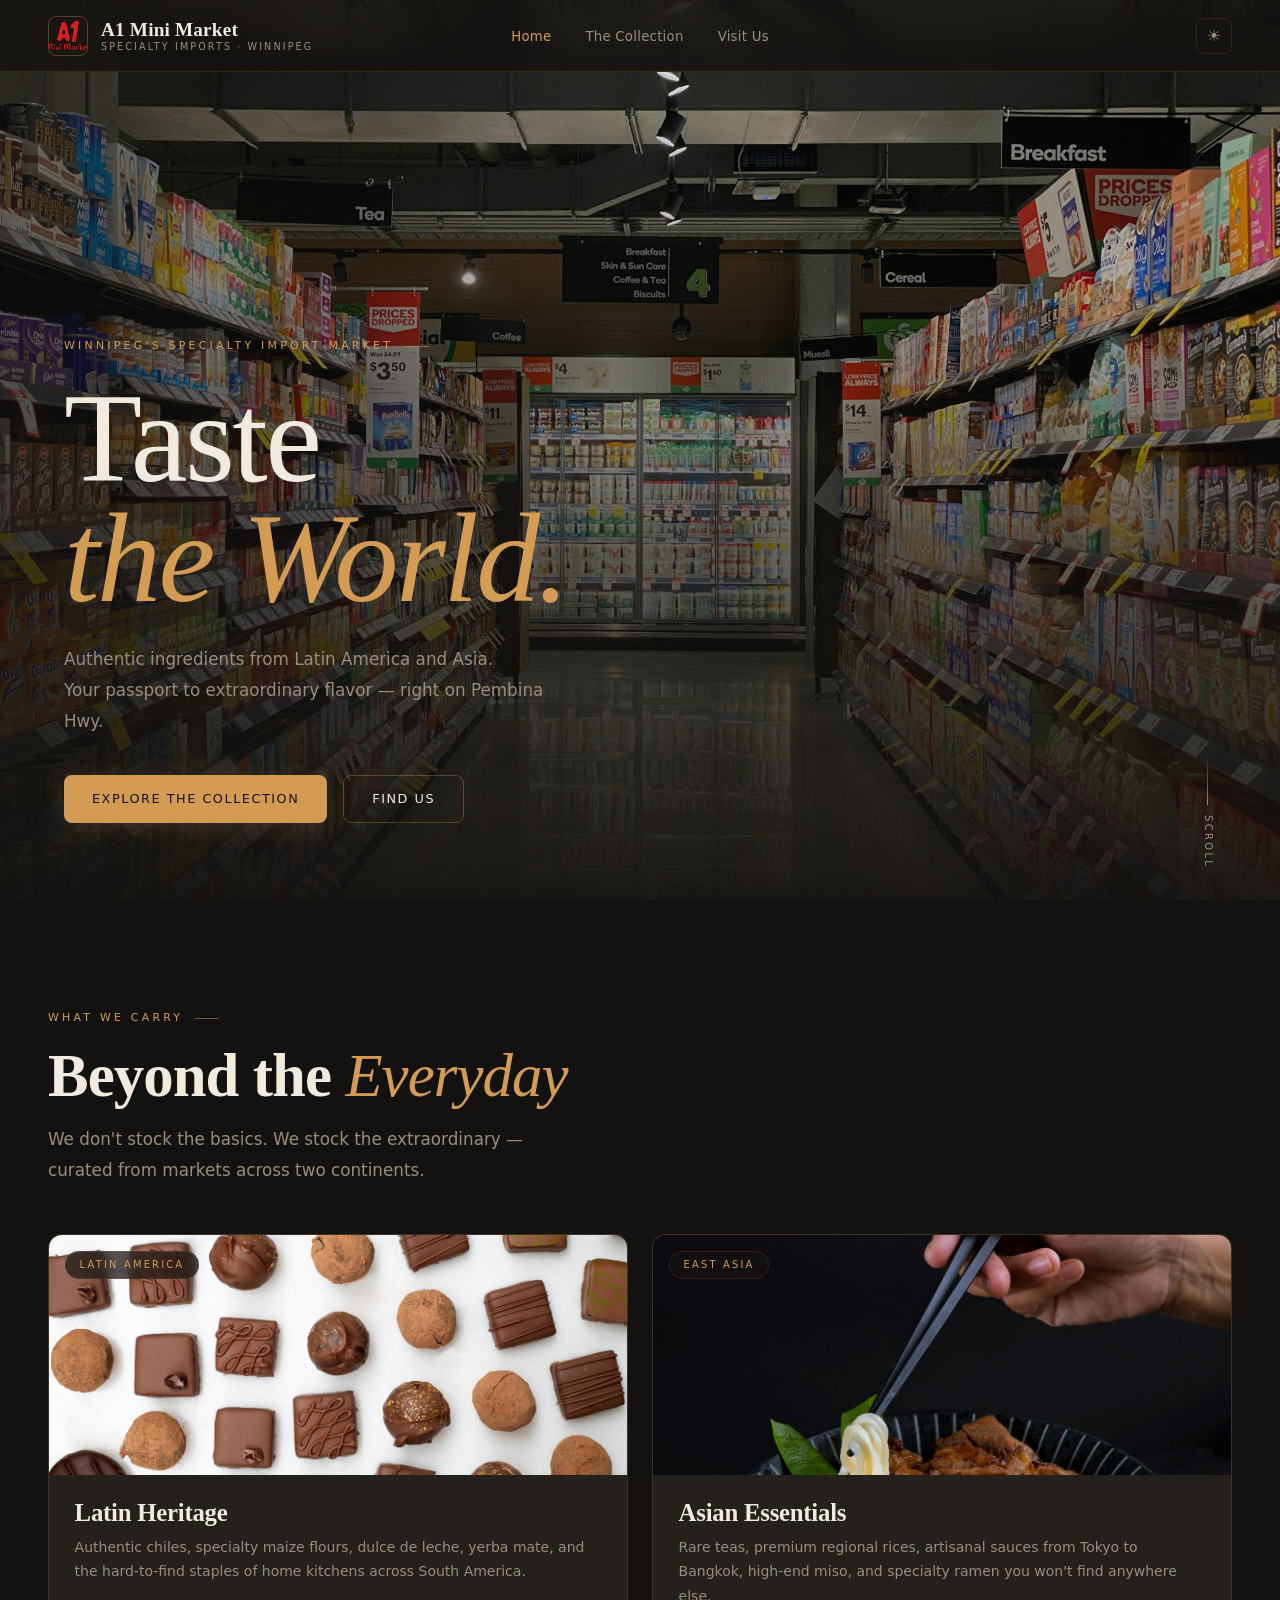
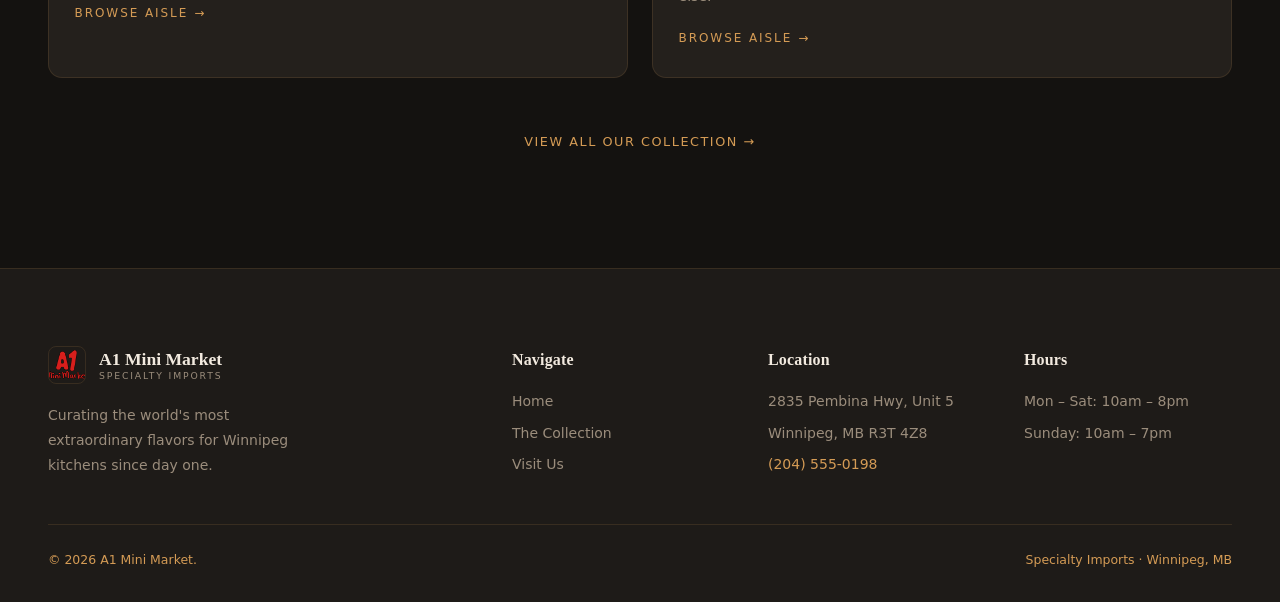
<file: index.html>
<!-- Home Page structure and metadata -->
<!doctype html>
<html lang="en">

<head>
  <meta charset="UTF-8" />
  <meta name="viewport" content="width=device-width, initial-scale=1.0" />
  <title>home page</title>
  <link rel="stylesheet" href="styles/main.css" />
  <!-- Styling for hero layout and home page custom components -->
  <style>
    .hero {
      position: relative;
      min-height: 100svh;
      display: flex;
      align-items: flex-end;
      padding-top: var(--nav-h);
      overflow: hidden;
    }

    .hero-bg {
      position: absolute;
      inset: 0;
      z-index: 0;
    }

    .hero-bg img {
      width: 100%;
      height: 100%;
      object-fit: cover;
      object-position: center 30%;
      transform: scale(1.04);
      animation: hero-zoom 12s ease-out forwards;
    }

    @keyframes hero-zoom {
      from {
        transform: scale(1.04);
      }

      to {
        transform: scale(1);
      }
    }

    .hero-overlay {
      position: absolute;
      inset: 0;
      background: linear-gradient(to top,
          rgba(var(--bg-rgb), 0.97) 0%,
          rgba(var(--bg-rgb), 0.65) 40%,
          rgba(var(--bg-rgb), 0.25) 70%,
          rgba(var(--bg-rgb), 0.1) 100%);
    }

    .hero-side-grad {
      position: absolute;
      inset: 0;
      background: linear-gradient(to right,
          rgba(var(--bg-rgb), 0.55) 0%,
          transparent 50%);
    }

    .hero-content {
      position: relative;
      z-index: 2;
      padding: 0 clamp(1.5rem, 5vw, 5rem) clamp(3rem, 6vw, 6rem);
      max-width: 1320px;
      width: 100%;
      margin: 0 auto;
      animation: fade-up 1s var(--ease) 0.1s both;
    }

    @keyframes fade-up {
      from {
        opacity: 0;
        transform: translateY(40px);
      }

      to {
        opacity: 1;
        transform: translateY(0);
      }
    }

    .hero-eyebrow {
      margin-bottom: 1.4rem;
      animation: fade-up 0.9s var(--ease) 0.2s both;
    }

    .hero-title {
      font-family: var(--ff-d);
      font-size: clamp(3.5rem, 10vw, 8.5rem);
      font-weight: 300;
      line-height: 0.94;
      letter-spacing: -0.02em;
      color: var(--text);
      animation: fade-up 0.9s var(--ease) 0.35s both;
    }

    .hero-title strong {
      font-weight: 700;
      display: block;
    }

    .hero-title em {
      font-style: italic;
      color: var(--gold);
      font-weight: 300;
    }

    .hero-sub {
      margin-top: 1.6rem;
      max-width: 500px;
      animation: fade-up 0.9s var(--ease) 0.5s both;
    }

    .hero-ctas {
      margin-top: 2.4rem;
      display: flex;
      flex-wrap: wrap;
      gap: 1rem;
      animation: fade-up 0.9s var(--ease) 0.65s both;
    }

    .hero-scroll {
      position: absolute;
      bottom: 2rem;
      right: clamp(1.5rem, 5vw, 5rem);
      z-index: 2;
      display: flex;
      align-items: center;
      gap: 10px;
      font-size: 0.62rem;
      letter-spacing: 0.24em;
      text-transform: uppercase;
      color: var(--text-dim);
      writing-mode: vertical-rl;
      animation: fade-up 1s var(--ease) 0.9s both;
    }

    .hero-scroll::before {
      content: "";
      display: block;
      width: 1px;
      height: 50px;
      background: linear-gradient(to bottom, transparent, var(--text-dim));
      animation: line-grow 1s var(--ease) 1.1s both;
      transform-origin: top;
    }

    @keyframes line-grow {
      from {
        transform: scaleY(0);
        opacity: 0;
      }

      to {
        transform: scaleY(1);
        opacity: 1;
      }
    }

    .btn {
      display: inline-flex;
      align-items: center;
      gap: 8px;
      padding: 0.75rem 1.75rem;
      border-radius: 8px;
      font-family: var(--ff-b);
      font-size: 0.8rem;
      font-weight: 500;
      letter-spacing: 0.12em;
      text-transform: uppercase;
      text-decoration: none;
      border: none;
      cursor: pointer;
      transition:
        background 0.25s var(--ease),
        color 0.25s,
        box-shadow 0.25s,
        transform 0.2s var(--ease);
    }

    .btn:hover {
      transform: translateY(-2px);
    }

    .btn:active {
      transform: translateY(0);
    }

    /* Gold — primary CTA */
    .btn-gold {
      background: var(--gold);
      color: var(--gold-text);
      box-shadow: 0 4px 24px var(--gold-glow);
    }

    .btn-gold:hover {
      background: var(--gold-lt);
      box-shadow: 0 8px 32px var(--gold-glow);
    }

    /* Outline — secondary CTA */
    .btn-outline {
      background: transparent;
      color: var(--text);
      border: 1px solid var(--border-h);
    }

    .btn-outline:hover {
      background: var(--surface);
      border-color: var(--gold);
      color: var(--gold);
    }

    /* Ghost — tertiary/inline */
    .btn-ghost {
      background: transparent;
      color: var(--gold);
      border: 1px solid transparent;
    }

    .btn-ghost:hover {
      background: var(--surface);
      border-color: var(--border);
    }

    .cards-grid {
      display: grid;
      grid-template-columns: repeat(auto-fit, minmax(300px, 1fr));
      gap: 1.5rem;
    }

    .dept-card {
      border-radius: 14px;
      overflow: hidden;
      background: var(--surface);
      border: 1px solid var(--border);
      transition:
        transform 0.4s var(--ease),
        border-color 0.25s,
        box-shadow 0.4s;
    }

    .dept-card:hover {
      transform: translateY(-8px);
      border-color: var(--border-h);
      box-shadow:
        0 28px 60px rgba(0, 0, 0, 0.5),
        0 0 0 1px var(--border-h);
    }

    .dept-card-img {
      height: 240px;
      overflow: hidden;
      position: relative;
      background: var(--bg3);
    }

    .dept-card-img img {
      width: 100%;
      height: 100%;
      object-fit: cover;
      transition: transform 0.7s var(--ease);
    }

    .dept-card:hover .dept-card-img img {
      transform: scale(1.08);
    }

    .dept-card:hover .dept-card-img-overlay {
      opacity: 0.7;
    }

    .dept-card-badge {
      position: absolute;
      top: 1rem;
      left: 1rem;
      background: rgba(var(--bg-rgb), 0.7);
      backdrop-filter: blur(8px);
      border: 1px solid var(--border);
      border-radius: 100px;
      padding: 0.3rem 0.85rem;
      font-size: 0.62rem;
      letter-spacing: 0.22em;
      text-transform: uppercase;
      color: var(--gold);
      font-weight: 500;
    }

    .dept-card-body {
      padding: 1.5rem 1.6rem 1.8rem;
    }

    .dept-card-body h3 {
      font-family: var(--ff-d);
      font-size: 1.55rem;
      font-weight: 600;
      line-height: 1.1;
      color: var(--text);
      margin-bottom: 0.55rem;
      letter-spacing: -0.01em;
    }

    .dept-card-body p {
      font-size: 0.875rem;
      color: var(--text-dim);
      line-height: 1.75;
    }

    .dept-card-link {
      display: flex;
      align-items: center;
      gap: 6px;
      margin-top: 1.2rem;
      font-size: 0.75rem;
      letter-spacing: 0.16em;
      text-transform: uppercase;
      color: var(--gold);
      font-weight: 500;
      transition: gap 0.2s;
    }

    .dept-card:hover .dept-card-link {
      gap: 10px;
    }

    .dept-card-link::after {
      content: "\2192";
    }

    .feature {
      display: grid;
      grid-template-columns: 1fr 1fr;
      gap: 0;
      align-items: stretch;
      border-top: 1px solid var(--border);
    }

    .feature.flip {
      direction: rtl;
    }

    .feature.flip>* {
      direction: ltr;
    }

    .feature-media {
      position: relative;
      overflow: hidden;
      min-height: 460px;
    }

    .feature-media img {
      position: absolute;
      inset: 0;
      width: 100%;
      height: 100%;
      object-fit: cover;
      transition: transform 0.8s var(--ease);
    }

    .feature:hover .feature-media img {
      transform: scale(1.04);
    }

    .feature-media-overlay {
      position: absolute;
      inset: 0;
      background: rgba(var(--bg-rgb), 0.32);
    }

    .feature-body {
      padding: clamp(2.5rem, 5vw, 5rem) clamp(2rem, 4vw, 4rem);
      display: flex;
      flex-direction: column;
      justify-content: center;
      background: var(--surface);
    }

    .feature-body .eyebrow {
      margin-bottom: 1.2rem;
    }

    .feature-body .section-title {
      max-width: 480px;
    }

    .feature-body p {
      margin-top: 1.2rem;
      max-width: 400px;
    }

    .feature-body .btn {
      margin-top: 2rem;
      align-self: flex-start;
    }
  </style>
  <script>
    if (localStorage.getItem('theme') === 'light') {
      document.documentElement.setAttribute('data-theme', 'light');
    }
  </script>
</head>

<body>
<!-- Site header and navigation -->
  <header>
    <nav class="nav" role="navigation" aria-label="Main navigation">
      <div class="nav-inner">
        <a href="index.html" class="logo" aria-label="A1 Mini Market — Home">
          <div class="logo-mark">
            <img src="images/A1-logo.jpg" alt="A1 Mini Market logo" />
          </div>
          <div class="logo-text">
            A1 Mini Market
            <small>Specialty Imports &#183; Winnipeg</small>
          </div>
        </a>

        <ul class="nav-links" role="list">
          <li><a href="index.html" class="active">Home</a></li>
          <li><a href="departments.html">The Collection</a></li>
          <li><a href="contact.html">Visit Us</a></li>
        </ul>

        <div class="nav-actions">
          <button class="icon-btn theme-toggle" id="theme-btn" aria-label="Toggle light/dark mode">
            &#9728;&#65039;
          </button>
          <button class="icon-btn hamburger" id="menu-btn" aria-label="Open menu" aria-expanded="false">
            &#9776;
          </button>
        </div>
      </div>
    </nav>

    <!-- Mobile sidebar menu -->
    <div class="mobile-menu" id="mobile-menu" role="dialog" aria-label="Mobile navigation">
      <button class="close-btn" id="close-menu" aria-label="Close menu">
        &#10005;
      </button>
      <a href="index.html" class="active">Home</a>
      <a href="departments.html">The Collection</a>
      <a href="contact.html">Visit Us</a>
    </div>
  </header>
  
  <!-- Main content area -->
  <main>
    <!-- Hero showcase section -->
    <section class="hero" aria-labelledby="hero-title">
      <div class="hero-bg" aria-hidden="true">
        <img src="images/hero-storefront.jpg" alt="" />
        <div class="hero-overlay"></div>
        <div class="hero-side-grad"></div>
      </div>

      <div class="hero-content">
        <div class="eyebrow hero-eyebrow left">
          Winnipeg's Specialty Import Market
        </div>
        <h1 class="hero-title" id="hero-title">
          Taste<br />
          <em>the World.</em>
        </h1>
        <p class="hero-sub body-lg">
          Authentic ingredients from Latin America and Asia.<br />
          Your passport to extraordinary flavor — right on Pembina Hwy.
        </p>
        <div class="hero-ctas">
          <a href="departments.html" class="btn btn-gold">Explore the Collection</a>
          <a href="contact.html" class="btn btn-outline">Find Us</a>
        </div>
      </div>

      <div class="hero-scroll" aria-hidden="true">
        <p>Scroll</p>
      </div>
    </section>
    
    <!-- Aisles teaser section -->
    <section class="section">
      <div class="section-inner">
        <div class="reveal">
          <div class="eyebrow left" style="margin-bottom: 1rem">
            What We Carry
          </div>
          <h2 class="section-title">Beyond the <em>Everyday</em></h2>
          <p class="body-lg" style="margin-top: 1rem; max-width: 500px">
            We don't stock the basics. We stock the extraordinary — curated
            from markets across two continents.
          </p>
        </div>

        <div class="cards-grid" style="margin-top: 3rem">
          <div class="dept-card reveal reveal-d1">
            <div class="dept-card-img">
              <img src="images/latin-ingredients.jpg" alt="Latin American specialty ingredients" />
              <div class="dept-card-img-overlay"></div>
              <div class="dept-card-badge">Latin America</div>
            </div>
            <div class="dept-card-body">
              <h3>Latin Heritage</h3>
              <p>
                Authentic chiles, specialty maize flours, dulce de leche,
                yerba mate, and the hard-to-find staples of home kitchens
                across South America.
              </p>
              <span class="dept-card-link">Browse aisle</span>
            </div>
          </div>

          <div class="dept-card reveal reveal-d2">
            <div class="dept-card-img">
              <img src="images/asian-ingredients.jpg" alt="Asian specialty ingredients and sauces" />
              <div class="dept-card-img-overlay"></div>
              <div class="dept-card-badge">East Asia</div>
            </div>
            <div class="dept-card-body">
              <h3>Asian Essentials</h3>
              <p>
                Rare teas, premium regional rices, artisanal sauces from Tokyo
                to Bangkok, high-end miso, and specialty ramen you won't find
                anywhere else.
              </p>
              <span class="dept-card-link">Browse aisle</span>
            </div>
          </div>
        </div>

        <div style="margin-top: 2.5rem; text-align: center" class="reveal">
          <a href="departments.html" class="btn btn-ghost">View All our collection &#8594;</a>
        </div>
      </div>
    </section>
  </main>
  <!-- Site footer with branding, hours, location, and navigation links -->
  <footer>
    <div class="footer-grid">
      <div class="footer-brand">
        <div class="footer-logo">
          <div class="footer-logo-mark">
            <img src="images/A1-logo.jpg" alt="A1 Mini Market" />
          </div>
          <div class="footer-logo-text">
            A1 Mini Market
            <small>Specialty Imports</small>
          </div>
        </div>
        <p>
          Curating the world's most extraordinary flavors for Winnipeg
          kitchens since day one.
        </p>
      </div>

      <nav class="footer-col" aria-label="Footer navigation">
        <h4>Navigate</h4>
        <ul>
          <li><a href="index.html">Home</a></li>
          <li><a href="departments.html">The Collection</a></li>
          <li><a href="contact.html">Visit Us</a></li>
        </ul>
      </nav>

      <div class="footer-col">
        <h4>Location</h4>
        <address>
          <ul>
            <li>2835 Pembina Hwy, Unit 5</li>
            <li>Winnipeg, MB R3T 4Z8</li>
            <li>
              <a href="tel:2045550198" style="color: var(--gold)">(204) 555-0198</a>
            </li>
          </ul>
        </address>
      </div>

      <div class="footer-col">
        <h4>Hours</h4>
        <ul>
          <li>Mon &#8211; Sat: 10am &#8211; 8pm</li>
          <li>Sunday: 10am &#8211; 7pm</li>
        </ul>
      </div>
    </div>
    <hr class="footer-divider" />
    <div class="footer-bottom">
      <span>&#169; 2026 A1 Mini Market.</span>
      <span>Specialty Imports &#183; Winnipeg, MB</span>
    </div>
  </footer>

  <!-- Core JavaScript files for interactions -->
  <script src="script/script.js"></script>
</body>

</html>
</file>
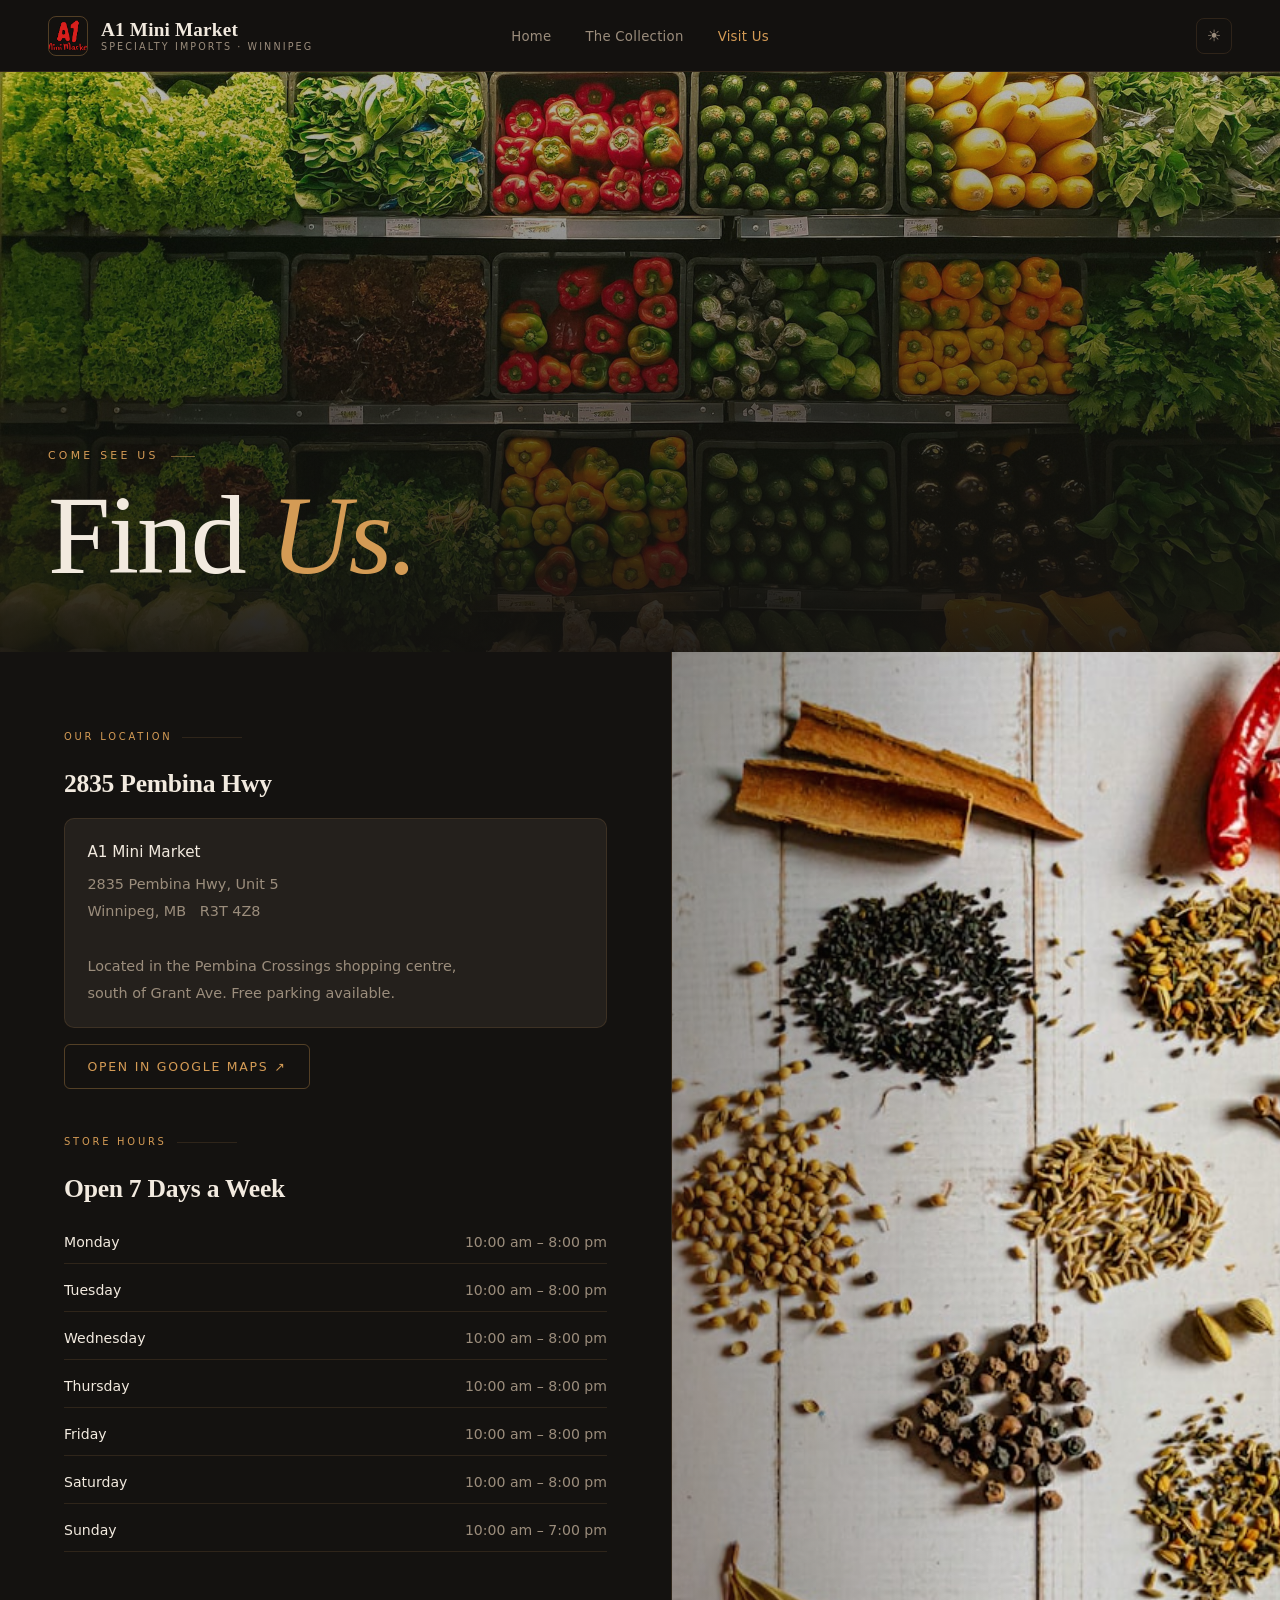
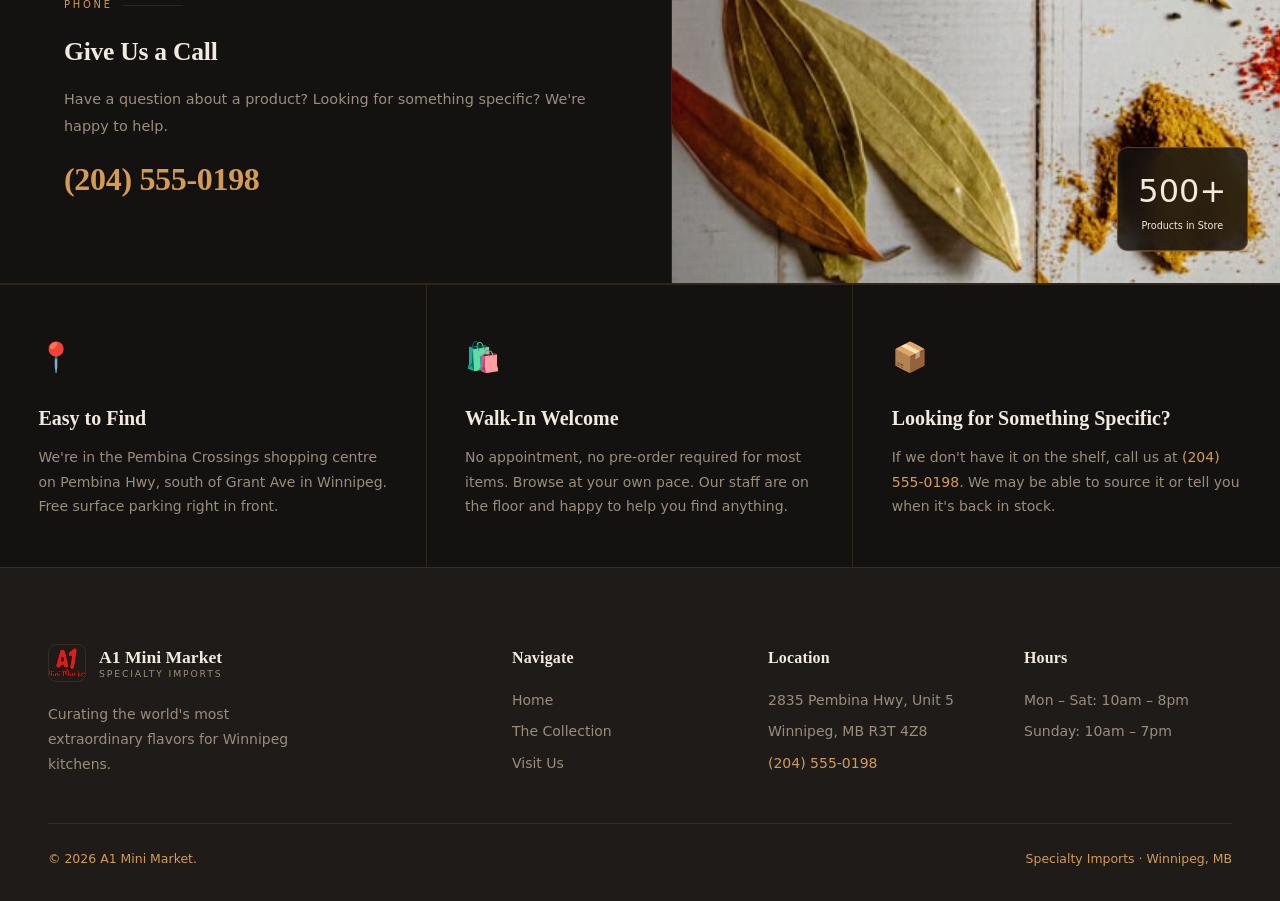
<file: contact.html>
<!-- Contact Page displaying store location, map link, hours, and contact details -->
<!doctype html>
<html lang="en">
  <head>
    <meta charset="UTF-8" />
    <meta name="viewport" content="width=device-width, initial-scale=1.0" />
    <title>A1 Mini Market | Visit Us — Winnipeg</title>
    <meta
      name="description"
      content="Find A1 Mini Market at 2835 Pembina Hwy, Unit 5, Winnipeg MB. Open Mon–Sat 10am–8pm and Sunday 10am–7pm. Call (204) 555-0198." />
    <link rel="stylesheet" href="styles/main.css" />
    <!-- Page specific styling overrides -->
    <style>
      /* Page-specific */
      .visit-hero {
        position: relative;
        overflow: hidden;
        height: clamp(380px, 50vw, 580px);
        margin-top: var(--nav-h);
      }
      .visit-hero img {
        width: 100%;
        height: 100%;
        object-fit: cover;
        object-position: center 45%;
        animation: hero-zoom 14s ease-out forwards;
      }
      .visit-hero-overlay {
        position: absolute;
        inset: 0;
        background: linear-gradient(
          to bottom,
          rgba(var(--bg-rgb), 0.25) 0%,
          rgba(var(--bg-rgb), 0.55) 50%,
          rgba(var(--bg-rgb), 0.93) 100%
        );
        display: flex;
        align-items: flex-end;
        padding: 0 clamp(1.25rem, 4vw, 3rem) clamp(3rem, 5vw, 5rem);
      }
      .visit-hero-text {
        max-width: 1280px;
        width: 100%;
        margin: 0 auto;
        animation: fade-up 0.9s var(--ease) 0.2s both;
      }
      .visit-hero-text .eyebrow {
        margin-bottom: 1rem;
      }
      .visit-hero-text h1 {
        font-family: var(--ff-d);
        font-size: clamp(3rem, 9vw, 7rem);
        font-weight: 300;
        line-height: 0.95;
        letter-spacing: -0.02em;
        color: var(--text);
      }
      .visit-hero-text h1 em {
        font-style: italic;
        color: var(--gold);
      }

      /* Main content layout */
      .visit-body {
        display: grid;
        grid-template-columns: 1.05fr 0.95fr;
        gap: 0;
        border-bottom: 1px solid var(--border);
      }
      .visit-info {
        padding: clamp(3rem, 6vw, 5rem) clamp(2rem, 5vw, 4.5rem);
        border-right: 1px solid var(--border);
      }
      .visit-photo {
        position: relative;
        overflow: hidden;
        min-height: 500px;
      }
      .visit-photo img {
        position: absolute;
        inset: 0;
        width: 100%;
        height: 100%;
        object-fit: cover;
        transition: transform 0.8s var(--ease);
      }
      .visit-photo:hover img {
        transform: scale(1.04);
      }
      .visit-photo-overlay {
        position: absolute;
        inset: 0;
        background: linear-gradient(
          to right,
          rgba(var(--bg-rgb), 0.35) 0%,
          transparent 60%
        );
      }
      .visit-photo-badge {
        position: absolute;
        bottom: 2rem;
        right: 2rem;
        background: rgba(var(--bg-rgb), 0.82);
        backdrop-filter: blur(12px);
        border: 1px solid var(--border-h);
        border-radius: 10px;
        padding: 1rem 1.3rem;
        text-align: center;
      }
      .visit-photo-badge .stat-number {
        font-size: 2rem;
      }
      .visit-photo-badge .stat-label {
        font-size: 0.6rem;
      }

      /* Info sections */
      .info-section {
        margin-bottom: 2.8rem;
      }
      .info-section:last-child {
        margin-bottom: 0;
      }
      .info-section-label {
        font-size: 0.62rem;
        letter-spacing: 0.28em;
        text-transform: uppercase;
        color: var(--gold);
        font-weight: 500;
        margin-bottom: 1rem;
        display: flex;
        align-items: center;
        gap: 10px;
      }
      .info-section-label::after {
        content: "";
        display: block;
        flex: 1;
        height: 1px;
        background: var(--border);
        max-width: 60px;
      }
      .info-section h2 {
        font-family: var(--ff-d);
        font-size: 1.6rem;
        font-weight: 600;
        color: var(--text);
        margin-bottom: 0.8rem;
        letter-spacing: -0.01em;
      }
      .info-section p {
        font-size: 0.9rem;
        color: var(--text-dim);
        line-height: 1.85;
      }
      .info-section a {
        color: var(--gold);
        transition: opacity 0.2s;
      }
      .info-section a:hover {
        opacity: 0.75;
      }
      .info-section strong {
        color: var(--text);
        font-weight: 500;
      }

      .address-block {
        background: var(--surface);
        border: 1px solid var(--border);
        border-radius: 10px;
        padding: 1.2rem 1.4rem;
        font-size: 0.9rem;
        color: var(--text-dim);
        line-height: 1.9;
        margin-top: 0.8rem;
      }
      .address-block strong {
        display: block;
        color: var(--text);
        font-size: 0.95rem;
        margin-bottom: 0.25rem;
      }

      .map-link-btn {
        display: inline-flex;
        align-items: center;
        gap: 8px;
        margin-top: 1rem;
        padding: 0.68rem 1.4rem;
        border-radius: 6px;
        border: 1px solid var(--border-h);
        font-size: 0.78rem;
        letter-spacing: 0.14em;
        text-transform: uppercase;
        color: var(--gold);
        font-weight: 500;
        transition:
          background 0.2s,
          border-color 0.2s;
      }
      .map-link-btn:hover {
        background: var(--border);
        border-color: var(--gold);
      }

      .phone-display {
        display: flex;
        align-items: center;
        gap: 1rem;
        margin-top: 0.8rem;
      }
      .phone-display a {
        font-family: var(--ff-d);
        font-size: 2rem;
        font-weight: 600;
        color: var(--gold);
        letter-spacing: -0.01em;
        transition: opacity 0.2s;
      }
      .phone-display a:hover {
        opacity: 0.75;
      }

      /* Hours with today highlight */
      .hours-grid {
        display: grid;
        grid-template-columns: 1fr 1fr;
        gap: 0.4rem 0;
        margin-top: 0.8rem;
      }
      .hours-row {
        display: contents;
      }
      .hours-day,
      .hours-time {
        padding: 0.52rem 0;
        font-size: 0.88rem;
        border-bottom: 1px solid var(--border);
      }
      .hours-day {
        color: var(--text);
        font-weight: 500;
      }
      .hours-time {
        color: var(--text-dim);
        text-align: right;
      }
      .hours-row.today .hours-day,
      .hours-row.today .hours-time {
        color: var(--gold);
      }
      .hours-row.today .hours-day::after {
        content: " ← Today";
        font-size: 0.62rem;
        letter-spacing: 0.1em;
        text-transform: uppercase;
        color: var(--text-dim);
        font-weight: 400;
        margin-left: 6px;
      }

      /* Bottom 3 cards */
      .bottom-cards {
        display: grid;
        grid-template-columns: repeat(3, 1fr);
        gap: 0;
        border-top: 1px solid var(--border);
      }
      .bcard {
        padding: clamp(2rem, 4vw, 3rem) clamp(1.5rem, 3vw, 2.5rem);
        border-right: 1px solid var(--border);
        transition: background 0.25s;
      }
      .bcard:last-child {
        border-right: none;
      }
      .bcard:hover {
        background: var(--surface);
      }
      .bcard-icon {
        font-size: 1.8rem;
        margin-bottom: 1.2rem;
        display: block;
      }
      .bcard h3 {
        font-family: var(--ff-d);
        font-size: 1.25rem;
        font-weight: 600;
        color: var(--text);
        margin-bottom: 0.6rem;
      }
      .bcard p {
        font-size: 0.875rem;
        color: var(--text-dim);
        line-height: 1.75;
      }
      .bcard a {
        color: var(--gold);
      }

      @media (max-width: 900px) {
        .visit-body {
          grid-template-columns: 1fr;
        }
        .visit-photo {
          min-height: 300px;
        }
        .visit-info {
          border-right: none;
          border-bottom: 1px solid var(--border);
        }
        .bottom-cards {
          grid-template-columns: 1fr;
        }
        .bcard {
          border-right: none;
          border-bottom: 1px solid var(--border);
        }
        .bcard:last-child {
          border-bottom: none;
        }
        .hours-grid {
          grid-template-columns: 1fr 1fr;
        }
      }
    </style>
    <script>
      if (localStorage.getItem('theme') === 'light') {
        document.documentElement.setAttribute('data-theme', 'light');
      }
    </script>
  </head>
  <body>
<!-- Navigation header -->
    <header>
    <nav class="nav" role="navigation" aria-label="Main navigation">
      <div class="nav-inner">
        <a href="index.html" class="logo" aria-label="A1 Mini Market — Home">
          <div class="logo-mark">
            <img src="images/A1-logo.jpg" alt="A1 Mini Market logo" />
          </div>
          <div class="logo-text">
            A1 Mini Market
            <small>Specialty Imports &#183; Winnipeg</small>
          </div>
        </a>
        <ul class="nav-links" role="list">
          <li><a href="index.html">Home</a></li>
          <li><a href="departments.html">The Collection</a></li>
          <li><a href="contact.html" class="active">Visit Us</a></li>
        </ul>
        <div class="nav-actions">
          <button class="icon-btn theme-toggle" id="theme-btn" aria-label="Toggle light/dark mode">
            &#9728;&#65039;
          </button>
          <button
            class="icon-btn hamburger"
            id="menu-btn"
            aria-label="Open menu">
            &#9776;
          </button>
        </div>
      </div>
    </nav>

    <!-- Mobile menu overlay navigation -->
    <div
      class="mobile-menu"
      id="mobile-menu"
      role="dialog"
      aria-label="Mobile navigation">
      <button class="close-btn" id="close-menu" aria-label="Close menu">
        &#10005;
      </button>
      <a href="index.html">Home</a>
      <a href="departments.html">The Collection</a>
      <a href="contact.html" class="active">Visit Us</a>
    </div>
    </header>

    <!-- Main content area -->
    <main>

    <!-- Hero banner section for visit us page -->
    <section class="visit-hero" aria-labelledby="visit-hero-title">
      <img
        src="images/showcase-market.jpg"
        alt="Inside A1 Mini Market &#8212; Asian specialty aisle" />
      <div class="visit-hero-overlay">
        <div class="visit-hero-text">
          <div class="eyebrow left">Come See Us</div>
          <h1 id="visit-hero-title">Find <em>Us.</em></h1>
        </div>
      </div>
    </section>

    <!-- Detailed store info and location details -->
    <section class="visit-body">
      <!-- Info column containing address, hours, and phone -->
      <div class="visit-info reveal">
        <div class="info-section">
          <div class="info-section-label">Our Location</div>
          <h2>2835 Pembina Hwy</h2>
          <address class="address-block">
            <strong>A1 Mini Market</strong>
            2835 Pembina Hwy, Unit 5<br />
            Winnipeg, MB &nbsp; R3T 4Z8<br />
            <br />
            Located in the Pembina Crossings shopping centre,<br />south of
            Grant Ave. Free parking available.
          </address>
          <a
            class="map-link-btn"
            href="https://maps.google.com/?q=2835+Pembina+Hwy+Unit+5+Winnipeg+MB"
            target="_blank"
            rel="noopener noreferrer">
            Open in Google Maps ↗
          </a>
        </div>

        <div class="info-section">
          <div class="info-section-label">Store Hours</div>
          <h2>Open 7 Days a Week</h2>
          <div class="hours-grid" role="table" aria-label="Store hours">
            <div class="hours-row" role="row">
              <span class="hours-day" role="cell">Monday</span>
              <span class="hours-time" role="cell"
                >10:00 am &#8211; 8:00 pm</span
              >
            </div>
            <div class="hours-row" role="row">
              <span class="hours-day" role="cell">Tuesday</span>
              <span class="hours-time" role="cell"
                >10:00 am &#8211; 8:00 pm</span
              >
            </div>
            <div class="hours-row" role="row">
              <span class="hours-day" role="cell">Wednesday</span>
              <span class="hours-time" role="cell"
                >10:00 am &#8211; 8:00 pm</span
              >
            </div>
            <div class="hours-row" role="row">
              <span class="hours-day" role="cell">Thursday</span>
              <span class="hours-time" role="cell"
                >10:00 am &#8211; 8:00 pm</span
              >
            </div>
            <div class="hours-row" role="row">
              <span class="hours-day" role="cell">Friday</span>
              <span class="hours-time" role="cell"
                >10:00 am &#8211; 8:00 pm</span
              >
            </div>
            <div class="hours-row" role="row">
              <span class="hours-day" role="cell">Saturday</span>
              <span class="hours-time" role="cell"
                >10:00 am &#8211; 8:00 pm</span
              >
            </div>
            <div class="hours-row" role="row">
              <span class="hours-day" role="cell">Sunday</span>
              <span class="hours-time" role="cell"
                >10:00 am &#8211; 7:00 pm</span
              >
            </div>
          </div>
        </div>

        <div class="info-section">
          <div class="info-section-label">Phone</div>
          <h2>Give Us a Call</h2>
          <p>
            Have a question about a product? Looking for something specific?
            We're happy to help.
          </p>
          <div class="phone-display">
            <a href="tel:2045550198" aria-label="Call A1 Mini Market"
              >(204) 555-0198</a
            >
          </div>
        </div>
      </div>

      <!-- Photo column -->
      <div class="visit-photo reveal reveal-d2">
        <img
          src="images/spice-collection.jpg"
          alt="A1 Mini Market pantry and spice section" />
        <div class="visit-photo-overlay"></div>
        <div class="visit-photo-badge">
          <div class="stat-number">500+</div>
          <div class="stat-label">Products in Store</div>
        </div>
      </div>
    </section>

    <!-- More details cards section -->
    <section class="bottom-cards" aria-label="Additional information">
      <div class="bcard reveal">
        <span class="bcard-icon" aria-hidden="true">&#128205;</span>
        <h3>Easy to Find</h3>
        <p>
          We're in the Pembina Crossings shopping centre on Pembina Hwy, south
          of Grant Ave in Winnipeg. Free surface parking right in front.
        </p>
      </div>

      <div class="bcard reveal reveal-d2">
        <span class="bcard-icon" aria-hidden="true">&#128717;&#65039;</span>
        <h3>Walk-In Welcome</h3>
        <p>
          No appointment, no pre-order required for most items. Browse at your
          own pace. Our staff are on the floor and happy to help you find
          anything.
        </p>
      </div>

      <div class="bcard reveal reveal-d3">
        <span class="bcard-icon" aria-hidden="true">&#128230;</span>
        <h3>Looking for Something Specific?</h3>
        <p>
          If we don't have it on the shelf, call us at
          <a href="tel:2045550198">(204) 555-0198</a>. We may be able to source
          it or tell you when it's back in stock.
        </p>
      </div>
    </section>
    </main>

    <!-- Site footer with branding, hours, location, and navigation links -->
    <footer>
      <div class="footer-grid">
        <div class="footer-brand">
          <div class="footer-logo">
            <div class="footer-logo-mark">
              <img src="images/A1-logo.jpg" alt="A1 Mini Market" />
            </div>
            <div class="footer-logo-text">
              A1 Mini Market<small>Specialty Imports</small>
            </div>
          </div>
          <p>
            Curating the world's most extraordinary flavors for Winnipeg
            kitchens.
          </p>
        </div>
        <nav class="footer-col" aria-label="Footer navigation">
          <h4>Navigate</h4>
          <ul>
            <li><a href="index.html">Home</a></li>
            <li><a href="departments.html">The Collection</a></li>
            <li><a href="contact.html">Visit Us</a></li>
          </ul>
        </nav>
        <div class="footer-col">
          <h4>Location</h4>
          <address>
            <ul>
              <li>2835 Pembina Hwy, Unit 5</li>
              <li>Winnipeg, MB R3T 4Z8</li>
              <li>
                <a href="tel:2045550198" style="color: var(--gold)"
                  >(204) 555-0198</a
                >
              </li>
            </ul>
          </address>
        </div>
        <div class="footer-col">
          <h4>Hours</h4>
          <ul>
            <li>Mon &#8211; Sat: 10am &#8211; 8pm</li>
            <li>Sunday: 10am &#8211; 7pm</li>
          </ul>
        </div>
      </div>
      <hr class="footer-divider" />
      <div class="footer-bottom">
        <span>&#169; 2026 A1 Mini Market.</span>
        <span>Specialty Imports &#183; Winnipeg, MB</span>
      </div>
    </footer>

    <!-- Core JavaScript files for interactions -->
    <script src="script/script.js"></script>
  </body>
</html>
</file>
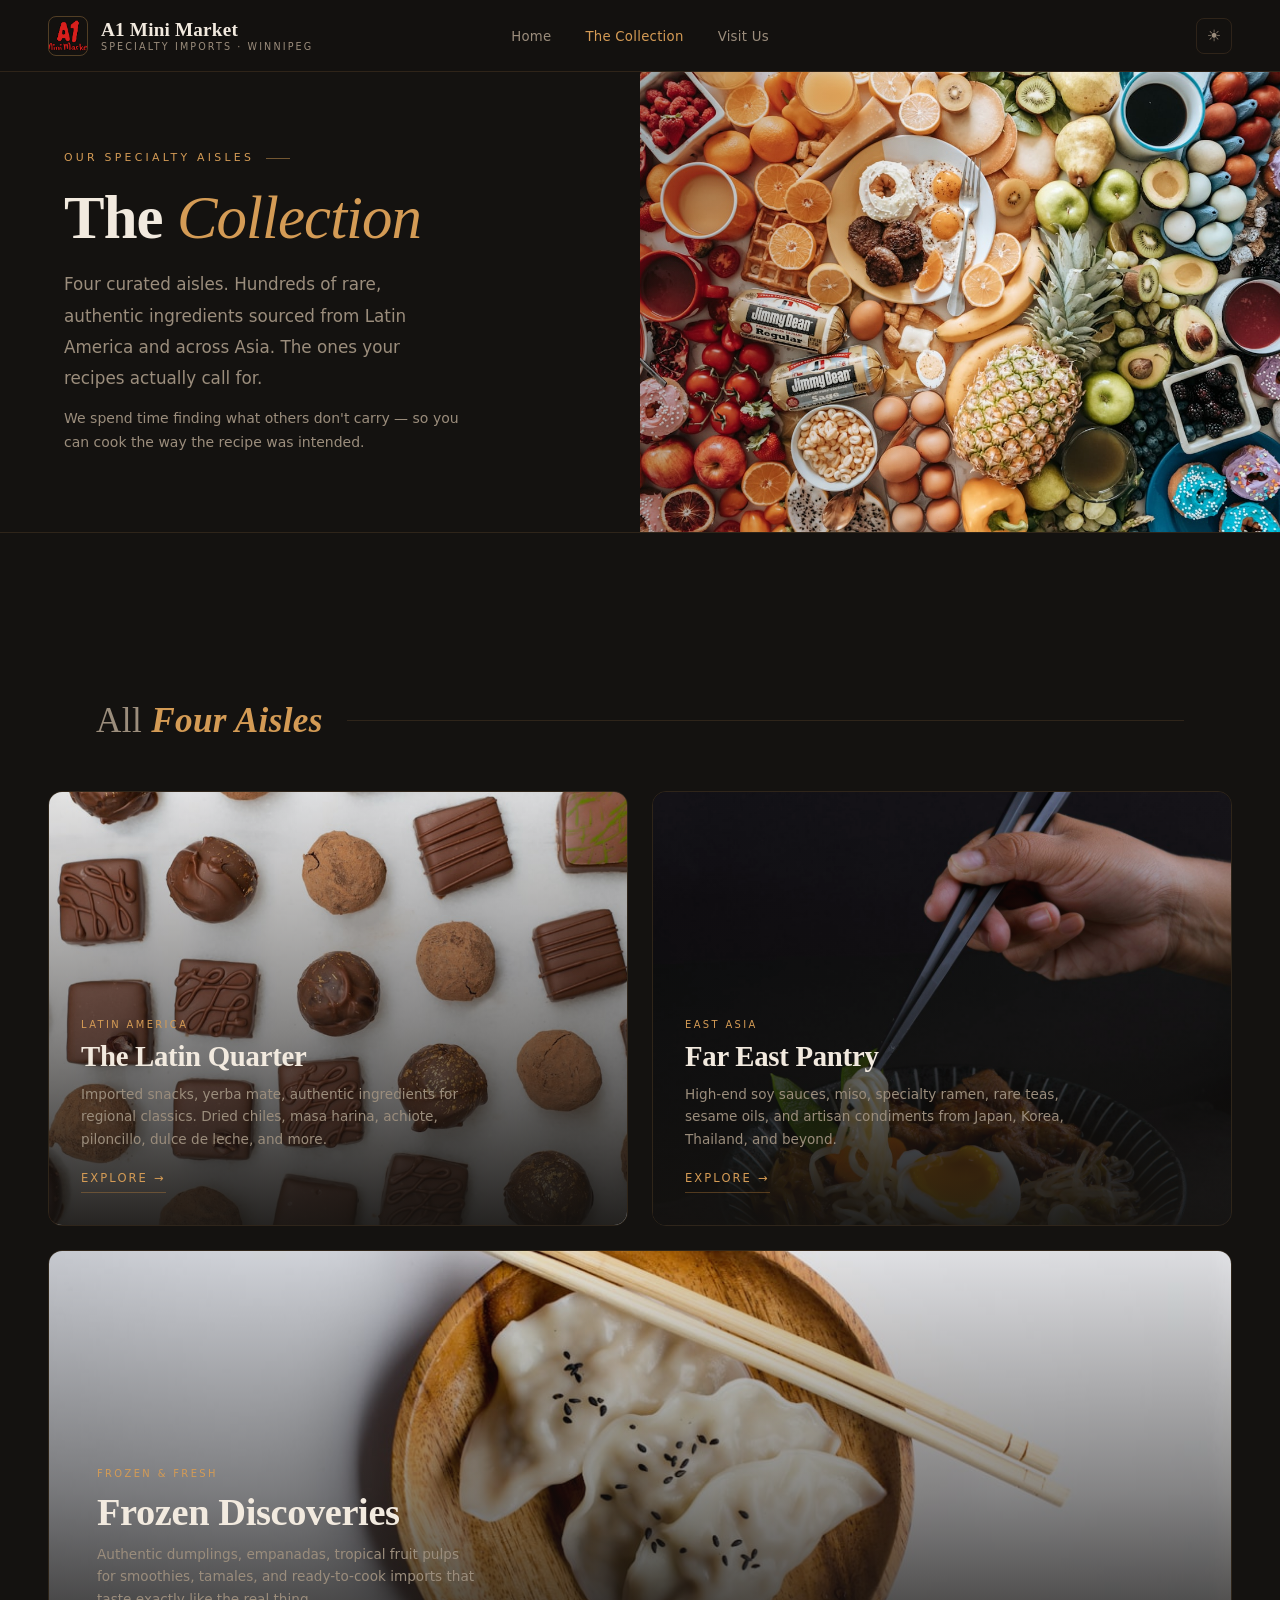
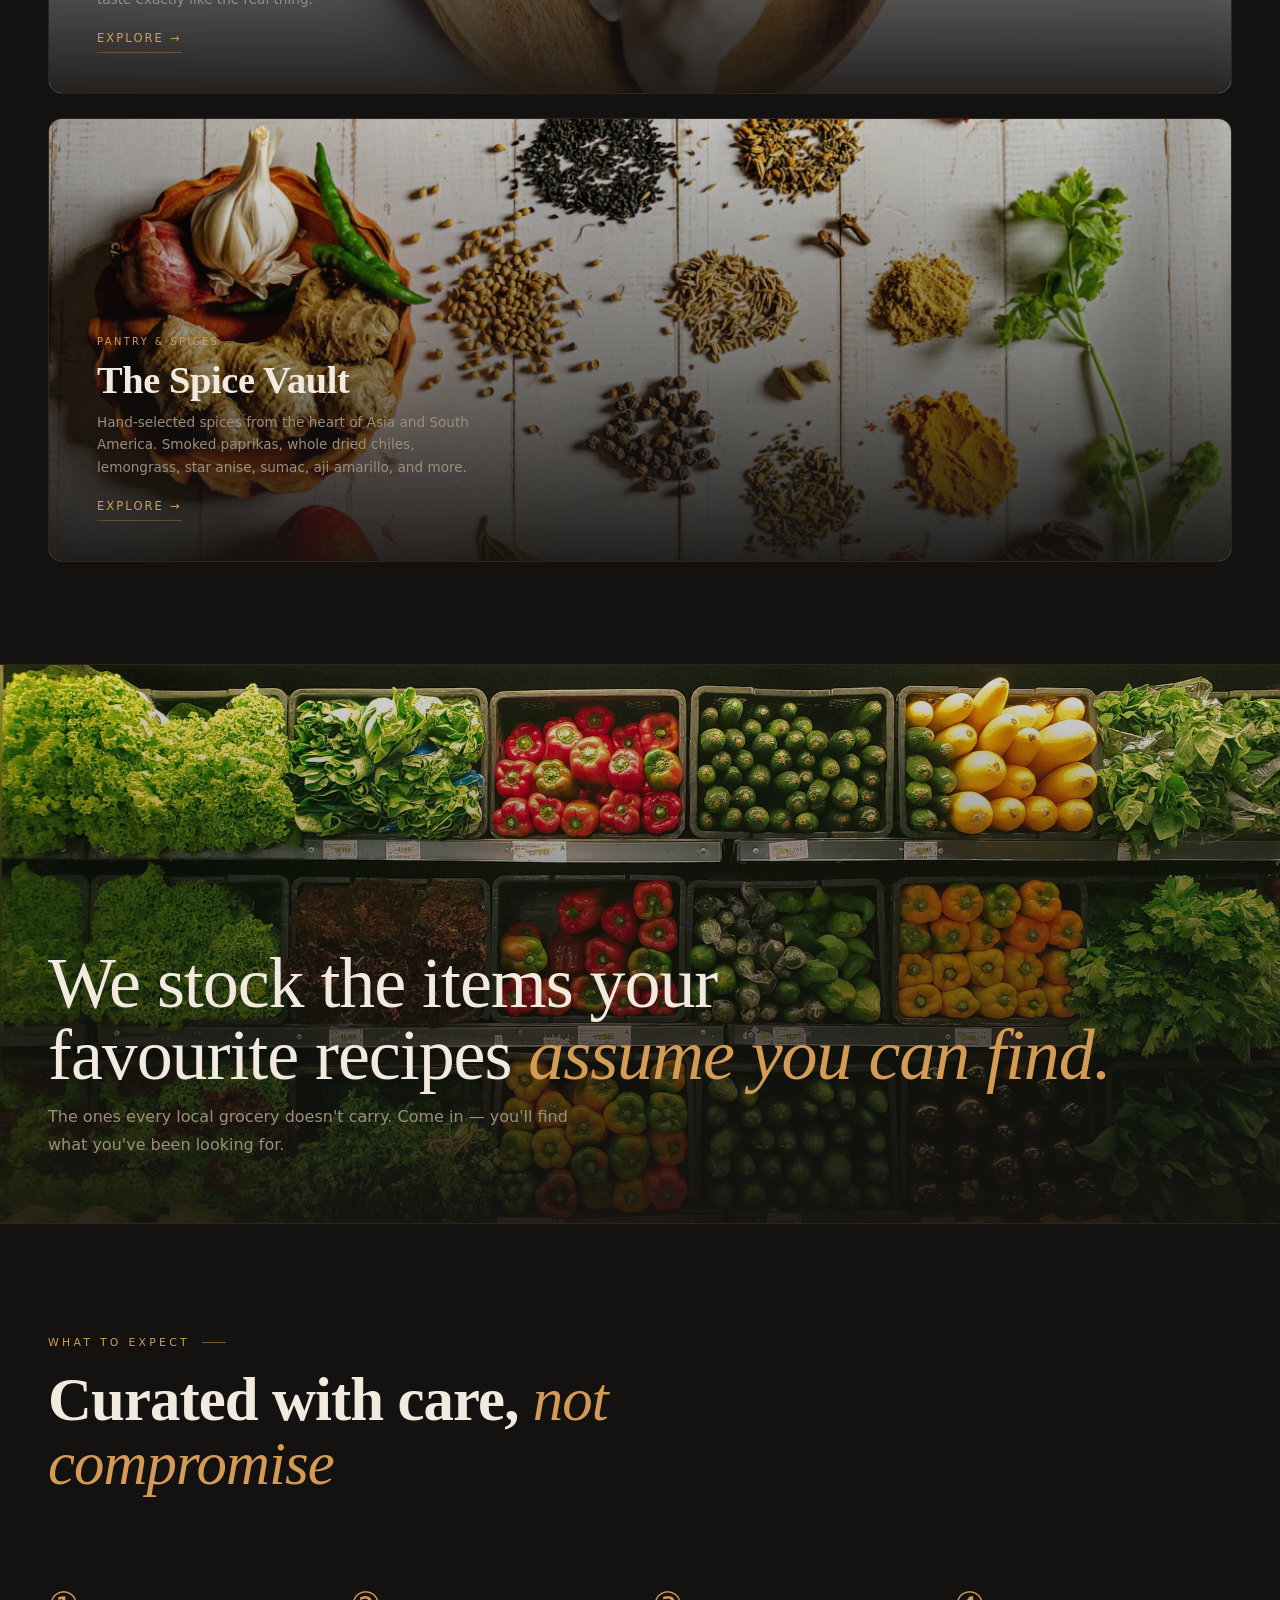
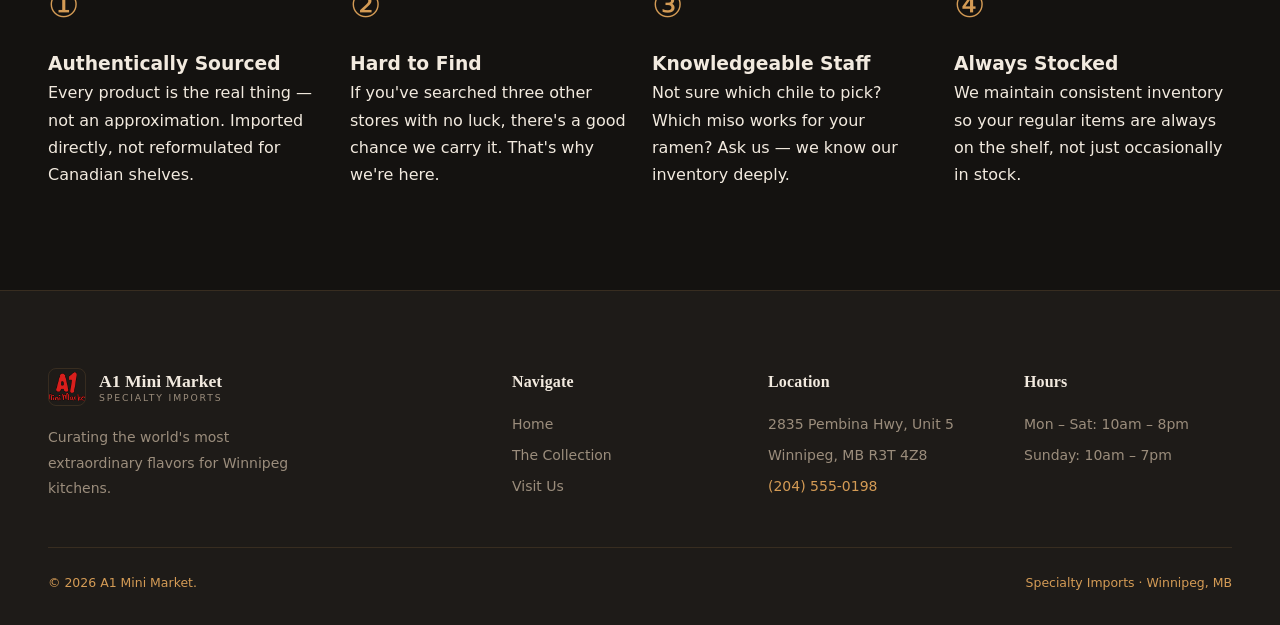
<file: departments.html>
<!-- Collection Page displaying store departments and aisles -->
<!doctype html>
<html lang="en">

<head>
  <meta charset="UTF-8" />
  <meta name="viewport" content="width=device-width, initial-scale=1.0" />
  <title>A1 Mini Market | The Collection — Specialty Aisles</title>
  <meta name="description"
    content="Explore A1 Mini Market's four specialty aisles: Latin Heritage, Far East Pantry, Frozen Discoveries, and The Spice Vault. Authentic imported ingredients in Winnipeg." />
  <link rel="stylesheet" href="styles/main.css" />
  <!-- Page specific overrides and layouts -->
  <style>
    /* Page-specific overrides */
    .intro-split {
      display: grid;
      grid-template-columns: 1fr 1fr;
      gap: 0;
      border-bottom: 1px solid var(--border);
    }

    .intro-text {
      padding: clamp(3rem, 6vw, 5rem) clamp(2rem, 5vw, 4.5rem);
      display: flex;
      flex-direction: column;
      justify-content: center;
    }

    .intro-text .eyebrow {
      margin-bottom: 1.2rem;
    }

    .intro-text .section-title {
      max-width: 500px;
    }

    .intro-text p {
      margin-top: 1.2rem;
      max-width: 400px;
    }

    .intro-image {
      position: relative;
      overflow: hidden;
      min-height: 420px;
    }

    .intro-image img {
      position: absolute;
      inset: 0;
      width: 100%;
      height: 100%;
      object-fit: cover;
      animation: hero-zoom 14s ease-out forwards;
    }

    .intro-image-overlay {
      position: absolute;
      inset: 0;
      background: linear-gradient(to left,
          transparent 50%,
          rgba(var(--bg-rgb), 0.3) 100%);
    }

    /* Section dividers */
    .section-divider {
      display: flex;
      align-items: center;
      gap: 1.5rem;
      padding: 3.5rem clamp(1.25rem, 4vw, 3rem) 0;
      max-width: 1280px;
      margin: 0 auto;
    }

    .section-divider h2 {
      font-family: var(--ff-d);
      font-size: clamp(1.6rem, 3.5vw, 2.2rem);
      font-weight: 300;
      color: var(--text-dim);
      white-space: nowrap;
      letter-spacing: 0.01em;
    }

    .section-divider h2 em {
      font-style: italic;
      color: var(--gold);
      font-weight: 600;
    }

    .section-divider hr {
      flex: 1;
      border: none;
      border-top: 1px solid var(--border);
    }

    /* Product tag pills */
    .tag-list {
      display: flex;
      flex-wrap: wrap;
      gap: 0.5rem;
      margin-top: 1rem;
    }

    .tag {
      background: rgba(200, 136, 60, 0.08);
      border: 1px solid var(--border);
      border-radius: 100px;
      padding: 0.28rem 0.85rem;
      font-size: 0.7rem;
      letter-spacing: 0.1em;
      text-transform: uppercase;
      color: var(--text-dim);
      font-weight: 400;
      transition:
        border-color 0.2s,
        color 0.2s;
    }

    .dept-card:hover .tag {
      border-color: var(--border-h);
    }

    /* Full-bleed aisle showcase */
    .showcase {
      position: relative;
      overflow: hidden;
      height: clamp(320px, 45vw, 560px);
      border-top: 1px solid var(--border);
      border-bottom: 1px solid var(--border);
    }

    .showcase img {
      width: 100%;
      height: 100%;
      object-fit: cover;
      object-position: center 35%;
    }

    .showcase-overlay {
      position: absolute;
      inset: 0;
      background: linear-gradient(to bottom,
          rgba(var(--bg-rgb), 0.1) 0%,
          rgba(var(--bg-rgb), 0.55) 60%,
          rgba(var(--bg-rgb), 0.9) 100%);
      display: flex;
      align-items: flex-end;
      padding: clamp(2rem, 5vw, 4rem) clamp(1.25rem, 4vw, 3rem);
    }

    .showcase-caption {
      max-width: 1280px;
      width: 100%;
      margin: 0 auto;
    }

    .showcase-caption h2 {
      font-family: var(--ff-d);
      font-size: clamp(2.2rem, 6vw, 4.5rem);
      font-weight: 300;
      color: var(--text);
      letter-spacing: -0.015em;
      line-height: 1;
    }

    .showcase-caption h2 em {
      font-style: italic;
      color: var(--gold);
    }

    .showcase-caption p {
      margin-top: 0.75rem;
      max-width: 520px;
      font-size: 1rem;
      color: var(--text-dim);
      line-height: 1.75;
    }

    @media (max-width: 768px) {
      .intro-split {
        grid-template-columns: 1fr;
      }

      .intro-image {
        min-height: 280px;
      }
    }

    .aisle-grid {
      display: grid;
      grid-template-columns: repeat(2, 1fr);
      gap: 1.5rem;
    }

    .aisle-card {
      border-radius: 14px;
      overflow: hidden;
      position: relative;
      aspect-ratio: 4/3;
      border: 1px solid var(--border);
      transition:
        border-color 0.25s,
        transform 0.4s var(--ease);
      cursor: default;
    }

    .aisle-card:hover {
      border-color: var(--border-h);
      transform: translateY(-5px);
    }

    .aisle-card img {
      position: absolute;
      inset: 0;
      width: 100%;
      height: 100%;
      object-fit: cover;
      transition: transform 0.7s var(--ease);
    }

    .aisle-card:hover img {
      transform: scale(1.06);
    }

    .aisle-card-overlay {
      position: absolute;
      inset: 0;
      background: linear-gradient(to top,
          rgba(var(--bg-rgb), 0.92) 0%,
          rgba(var(--bg-rgb), 0.5) 45%,
          rgba(var(--bg-rgb), 0.1) 100%);
    }

    .aisle-card-body {
      position: absolute;
      bottom: 0;
      left: 0;
      right: 0;
      padding: 2rem 2rem 2rem;
      z-index: 1;
    }

    .aisle-card-tag {
      font-size: 0.62rem;
      letter-spacing: 0.24em;
      text-transform: uppercase;
      color: var(--gold);
      font-weight: 500;
      margin-bottom: 0.5rem;
    }

    .aisle-card-body h2 {
      font-family: var(--ff-d);
      font-size: 1.8rem;
      font-weight: 600;
      color: var(--text);
      line-height: 1.1;
      letter-spacing: -0.01em;
    }

    .aisle-card-body p {
      font-size: 0.85rem;
      color: var(--text-dim);
      line-height: 1.65;
      margin-top: 0.6rem;
      max-width: 380px;
    }

    .aisle-card-link {
      display: inline-flex;
      align-items: center;
      gap: 6px;
      margin-top: 1.2rem;
      font-size: 0.72rem;
      letter-spacing: 0.18em;
      text-transform: uppercase;
      color: var(--gold);
      font-weight: 500;
      border-bottom: 1px solid rgba(200, 136, 60, 0.35);
      padding-bottom: 3px;
      transition:
        gap 0.2s,
        border-color 0.2s;
    }

    .aisle-card:hover .aisle-card-link {
      gap: 10px;
      border-color: var(--gold);
    }

    .aisle-card-link::after {
      content: "\2192";
    }

    .aisle-card.large {
      grid-column: span 2;
      aspect-ratio: 16/6;
    }

    .aisle-card.large .aisle-card-body {
      padding: 2.5rem 3rem;
    }

    .aisle-card.large .aisle-card-body h2 {
      font-size: 2.4rem;
    }

    @media (max-width: 768px) {
      .aisle-grid {
        grid-template-columns: 1fr;
        gap: 1rem;
      }
      .aisle-card.large {
        grid-column: span 1;
        aspect-ratio: 4/3;
      }
      .aisle-card.large .aisle-card-body {
        padding: 1.5rem 1.25rem;
      }
      .aisle-card.large .aisle-card-body h2 {
        font-size: 1.7rem;
      }
      .aisle-card-body h2 {
        font-size: 1.45rem;
      }
    }
  </style>
  <script>
    if (localStorage.getItem('theme') === 'light') {
      document.documentElement.setAttribute('data-theme', 'light');
    }
  </script>
</head>

<body>
<!-- Navigation header -->
  <header>
  <nav class="nav" role="navigation" aria-label="Main navigation">
    <div class="nav-inner">
      <a href="index.html" class="logo" aria-label="A1 Mini Market — Home">
        <div class="logo-mark">
          <img src="images/A1-logo.jpg" alt="A1 Mini Market logo" />
        </div>
        <div class="logo-text">
          A1 Mini Market
          <small>Specialty Imports &#183; Winnipeg</small>
        </div>
      </a>
      <ul class="nav-links" role="list">
        <li><a href="index.html">Home</a></li>
        <li><a href="departments.html" class="active">The Collection</a></li>
        <li><a href="contact.html">Visit Us</a></li>
      </ul>
      <div class="nav-actions">
        <button class="icon-btn theme-toggle" id="theme-btn" aria-label="Toggle light/dark mode">
          &#9728;&#65039;
        </button>
        <button class="icon-btn hamburger" id="menu-btn" aria-label="Open menu" aria-expanded="false">
          &#9776;
        </button>
      </div>
    </div>
  </nav>

  <!-- Mobile navigation overlay -->
  <div class="mobile-menu" id="mobile-menu" role="dialog" aria-label="Mobile navigation">
    <button class="close-btn" id="close-menu" aria-label="Close menu">
      &#10005;
    </button>
    <a href="index.html">Home</a>
    <a href="departments.html" class="active">The Collection</a>
    <a href="contact.html">Visit Us</a>
  </div>
  </header>
  
  <!-- Main content area -->
  <main>
    <!-- Introductory header section -->
    <section class="intro-split" style="margin-top: var(--nav-h)" aria-labelledby="collection-title">
      <div class="intro-text reveal">
        <div class="eyebrow left">Our Specialty Aisles</div>
        <h1 class="section-title" id="collection-title">The <em>Collection</em></h1>
        <p class="body-lg">
          Four curated aisles. Hundreds of rare, authentic ingredients sourced
          from Latin America and across Asia. The ones your recipes actually
          call for.
        </p>
        <p class="body-sm" style="margin-top: 0.75rem">
          We spend time finding what others don't carry — so you can cook the
          way the recipe was intended.
        </p>
      </div>
      <div class="intro-image">
        <img src="images/collection-intro.jpg" alt="Specialty ingredients collection at A1 Mini Market" />
        <div class="intro-image-overlay"></div>
      </div>
    </section>
    
    <!-- Collection categories grid section -->
    <section class="section">
      <div class="section-inner">
        <div class="section-divider reveal">
          <h2>All <em>Four Aisles</em></h2>
          <hr />
        </div>

        <div style="padding-top: 2.5rem">
          <div class="aisle-grid">
            <!-- Latin Quarter department card -->
            <div class="aisle-card reveal reveal-d1">
              <img src="images/latin-ingredients.jpg" alt="Latin American specialty aisle — chiles, masa, yerba mate" />
              <div class="aisle-card-overlay"></div>
              <div class="aisle-card-body">
                <div class="aisle-card-tag">Latin America</div>
                <h2>The Latin Quarter</h2>
                <p>
                  Imported snacks, yerba mate, authentic ingredients for
                  regional classics. Dried chiles, masa harina, achiote,
                  piloncillo, dulce de leche, and more.
                </p>
                <span class="aisle-card-link">Explore</span>
              </div>
            </div>

            <!-- Far East Pantry department card -->
            <div class="aisle-card reveal reveal-d2">
              <img src="images/asian-ingredients.jpg" alt="East Asian pantry — soy sauce, miso, ramen, teas" />
              <div class="aisle-card-overlay"></div>
              <div class="aisle-card-body">
                <div class="aisle-card-tag">East Asia</div>
                <h2>Far East Pantry</h2>
                <p>
                  High-end soy sauces, miso, specialty ramen, rare teas, sesame
                  oils, and artisan condiments from Japan, Korea, Thailand, and
                  beyond.
                </p>
                <span class="aisle-card-link">Explore</span>
              </div>
            </div>

            <!-- Frozen Discoveries department card -->
            <div class="aisle-card large reveal">
              <img src="images/frozen-food.jpg"
                alt="Frozen authentic imports — dumplings, empanadas, tropical fruit" />
              <div class="aisle-card-overlay"></div>
              <div class="aisle-card-body">
                <div class="aisle-card-tag">Frozen &amp; Fresh</div>
                <h2>Frozen Discoveries</h2>
                <p>
                  Authentic dumplings, empanadas, tropical fruit pulps for
                  smoothies, tamales, and ready-to-cook imports that taste
                  exactly like the real thing.
                </p>
                <span class="aisle-card-link">Explore</span>
              </div>
            </div>

            <!-- Spice Vault department card -->
            <div class="aisle-card large reveal">
              <img src="images/spice-collection.jpg" alt="The Spice Vault — hand-selected spices from Asia and South America" />
              <div class="aisle-card-overlay"></div>
              <div class="aisle-card-body">
                <div class="aisle-card-tag">Pantry &amp; Spices</div>
                <h2>The Spice Vault</h2>
                <p>
                  Hand-selected spices from the heart of Asia and South America.
                  Smoked paprikas, whole dried chiles, lemongrass, star anise,
                  sumac, aji amarillo, and more.
                </p>
                <span class="aisle-card-link">Explore</span>
              </div>
            </div>
          </div>
        </div>
      </div>
    </section>
    
    <!-- Visual brand showcase layout -->
    <section class="showcase reveal" aria-label="Brand statement">
      <img src="images/showcase-market.jpg" alt="A1 Mini Market specialty aisle" />
      <div class="showcase-overlay">
        <div class="showcase-caption">
          <h2>
            We stock the items your<br />favourite recipes
            <em>assume you can find.</em>
          </h2>
          <p>
            The ones every local grocery doesn't carry. Come in — you'll find
            what you've been looking for.
          </p>
        </div>
      </div>
    </section>
    <section class="section">
      <div class="section-inner">
        <div class="reveal">
          <div class="eyebrow left" style="margin-bottom: 1rem">
            What to Expect
          </div>
          <h2 class="section-title" style="max-width: 560px">
            Curated with care, <em>not compromise</em>
          </h2>
        </div>

        <div style="
            display: grid;
            grid-template-columns: repeat(auto-fit, minmax(240px, 1fr));
            gap: 1.5rem;
            margin-top: 3rem;
          ">
          <div class="dept-card reveal reveal-d1" style="cursor: default">
            <div class="dept-card-body" style="padding-top: 2rem">
              <div style="
                  font-family: var(--ff-d);
                  font-size: 2.2rem;
                  margin-bottom: 0.75rem;
                  color: var(--gold);
                ">
                &#9312;
              </div>
              <h3>Authentically Sourced</h3>
              <p>
                Every product is the real thing — not an approximation. Imported
                directly, not reformulated for Canadian shelves.
              </p>
            </div>
          </div>

          <div class="dept-card reveal reveal-d2" style="cursor: default">
            <div class="dept-card-body" style="padding-top: 2rem">
              <div style="
                  font-family: var(--ff-d);
                  font-size: 2.2rem;
                  margin-bottom: 0.75rem;
                  color: var(--gold);
                ">
                &#9313;
              </div>
              <h3>Hard to Find</h3>
              <p>
                If you've searched three other stores with no luck, there's a
                good chance we carry it. That's why we're here.
              </p>
            </div>
          </div>

          <div class="dept-card reveal reveal-d3" style="cursor: default">
            <div class="dept-card-body" style="padding-top: 2rem">
              <div style="
                  font-family: var(--ff-d);
                  font-size: 2.2rem;
                  margin-bottom: 0.75rem;
                  color: var(--gold);
                ">
                &#9314;
              </div>
              <h3>Knowledgeable Staff</h3>
              <p>
                Not sure which chile to pick? Which miso works for your ramen?
                Ask us — we know our inventory deeply.
              </p>
            </div>
          </div>

          <div class="dept-card reveal reveal-d4" style="cursor: default">
            <div class="dept-card-body" style="padding-top: 2rem">
              <div style="
                  font-family: var(--ff-d);
                  font-size: 2.2rem;
                  margin-bottom: 0.75rem;
                  color: var(--gold);
                ">
                &#9315;
              </div>
              <h3>Always Stocked</h3>
              <p>
                We maintain consistent inventory so your regular items are
                always on the shelf, not just occasionally in stock.
              </p>
            </div>
          </div>
        </div>
      </div>
    </section>
  <!-- Site footer with branding, hours, location, and navigation links -->
  <footer>
    <div class="footer-grid">
      <div class="footer-brand">
        <div class="footer-logo">
          <div class="footer-logo-mark">
            <img src="images/A1-logo.jpg" alt="A1 Mini Market" />
          </div>
          <div class="footer-logo-text">
            A1 Mini Market<small>Specialty Imports</small>
          </div>
        </div>
        <p>
          Curating the world's most extraordinary flavors for Winnipeg
          kitchens.
        </p>
      </div>
      <nav class="footer-col" aria-label="Footer navigation">
        <h4>Navigate</h4>
        <ul>
          <li><a href="index.html">Home</a></li>
          <li><a href="departments.html">The Collection</a></li>
          <li><a href="contact.html">Visit Us</a></li>
        </ul>
      </nav>
      <div class="footer-col">
        <h4>Location</h4>
        <address>
          <ul>
            <li>2835 Pembina Hwy, Unit 5</li>
            <li>Winnipeg, MB R3T 4Z8</li>
            <li>
              <a href="tel:2045550198" style="color: var(--gold)">(204) 555-0198</a>
            </li>
          </ul>
        </address>
      </div>
      <div class="footer-col">
        <h4>Hours</h4>
        <ul>
          <li>Mon &#8211; Sat: 10am &#8211; 8pm</li>
          <li>Sunday: 10am &#8211; 7pm</li>
        </ul>
      </div>
    </div>
    <hr class="footer-divider" />
    <div class="footer-bottom">
      <span>&#169; 2026 A1 Mini Market.</span>
      <span>Specialty Imports &#183; Winnipeg, MB</span>
    </div>
  </footer>
  
  <!-- Core JavaScript files for interactions -->
  <script src="script/script.js"></script>
</body>

</html>
</file>
<file: styles/main.css>
/* Global custom properties and theme variables */
:root {
  /* Rich warm dark mode palette */
  --bg-rgb: 20, 18, 16;
  --bg: #141210;
  --bg2: #1e1b18;
  --bg3: #2a2521;
  --surface: #24201c;
  --surface2: #322d28;
  --border: rgba(200, 150, 80, 0.15);
  --border-h: rgba(200, 150, 80, 0.35);
  --gold: #d49b55;
  --gold-text: #141210;
  --gold-lt: #eabb78;
  --gold-glow: rgba(212, 155, 85, 0.2);
  --text: #f2eadf;
  --text-dim: #9b8d7c;
  --text-muted: #685c50;
  --red: #c94c3c;
  /* Navigation dimensions typography and layout speeds */
  --nav-h: 72px;
  --ff-d: "Cormorant Garamond", "Georgia", serif;
  --ff-b: "DM Sans", system-ui, sans-serif;
  --ease: cubic-bezier(0.16, 1, 0.3, 1);
  --ease-in: cubic-bezier(0.4, 0, 1, 1);
}

[data-theme="light"] {
  /* Elegant light mode color adjustments */
  --bg-rgb: 245, 242, 235;
  --bg: #f5f2eb;
  --bg2: #ebe6dc;
  --bg3: #e1dbcf;
  --surface: #fcfaf7;
  --surface2: #f0ebd9;
  --border: rgba(145, 108, 60, 0.22);
  --border-h: rgba(145, 108, 60, 0.45);
  --gold: #9b621e;
  --gold-text: #f5f2eb;
  --gold-lt: #b87b2e;
  --gold-glow: rgba(155, 98, 30, 0.12);
  --text: #3a3126;
  --text-dim: #6b5e4c;
  --text-muted: #938673;
}
*,
*::before,
*::after {
  box-sizing: border-box;
  margin: 0;
  padding: 0;
}
html {
  scroll-behavior: smooth;
  overflow-x: hidden;
}
body {
  font-family: var(--ff-b);
  background: var(--bg);
  color: var(--text);
  font-size: 16px;
  line-height: 1.7;
  overflow-x: hidden;
  max-width: 100%;
  -webkit-font-smoothing: antialiased;
}
img {
  display: block;
  max-width: 100%;
}
a {
  color: inherit;
  text-decoration: none;
}
button {
  cursor: pointer;
  font-family: var(--ff-b);
}
address {
  font-style: normal;
}

/* Grain texture */
body::after {
  content: "";
  position: fixed;
  inset: 0;
  pointer-events: none;
  z-index: 999;
  opacity: 0.028;
  background-size: 256px;
}

.nav {
  position: fixed;
  top: 0;
  left: 0;
  right: 0;
  height: var(--nav-h);
  z-index: 200;
  display: flex;
  align-items: center;
  padding: 0 clamp(1.25rem, 4vw, 3rem);
  background: rgba(var(--bg-rgb), 0.82);
  backdrop-filter: blur(20px) saturate(1.6);
  border-bottom: 1px solid var(--border);
  transition: background 0.3s;
}
.nav-inner {
  display: flex;
  align-items: center;
  justify-content: space-between;
  width: 100%;
  max-width: 1320px;
  margin: 0 auto;
  position: relative;
}

.nav-links {
  position: absolute;
  left: 50%;
  transform: translateX(-50%);
  display: flex;
  align-items: center;
  gap: 2px;
  list-style: none;
}

/* Logo */
.logo {
  display: flex;
  align-items: center;
  gap: 13px;
  text-decoration: none;
  color: inherit;
}
.logo-mark {
  position: relative;
  width: 40px;
  height: 40px;
  flex-shrink: 0;
}
.logo-mark img {
  width: 40px;
  height: 40px;
  border-radius: 8px;
  object-fit: cover;
  border: 1px solid var(--border-h);
}
.logo-text {
  font-family: var(--ff-d);
  font-size: 1.2rem;
  font-weight: 600;
  letter-spacing: 0.01em;
  color: var(--text);
  line-height: 1.2;
}
.logo-text small {
  display: block;
  font-family: var(--ff-b);
  font-size: 0.6rem;
  font-weight: 400;
  letter-spacing: 0.22em;
  text-transform: uppercase;
  color: var(--text-dim);
}

/* Nav links */
.nav-links {
  display: flex;
  align-items: center;
  gap: 2px;
  list-style: none;
}
.nav-links a {
  padding: 0.45rem 1rem;
  border-radius: 6px;
  font-size: 0.83rem;
  font-weight: 500;
  letter-spacing: 0.02em;
  color: var(--text-dim);
  transition:
    color 0.2s,
    background 0.2s;
}
.nav-links a:hover {
  color: var(--text);
  background: var(--border);
}
.nav-links a.active {
  color: var(--gold);
}
.nav-actions {
  display: flex;
  align-items: center;
  gap: 8px;
}
.icon-btn {
  width: 36px;
  height: 36px;
  border-radius: 8px;
  background: transparent;
  border: 1px solid var(--border);
  color: var(--text-dim);
  font-size: 1rem;
  display: flex;
  align-items: center;
  justify-content: center;
  transition:
    background 0.2s,
    color 0.2s,
    border-color 0.2s;
}
.icon-btn:hover {
  background: var(--border-h);
  color: var(--gold);
  border-color: var(--border-h);
}

/* Mobile menu */
.mobile-menu {
  display: none;
  position: fixed;
  inset: 0;
  z-index: 150;
  background: rgba(var(--bg-rgb), 0.97);
  flex-direction: column;
  align-items: center;
  justify-content: center;
  gap: 2rem;
}
.mobile-menu.open {
  display: flex;
}
.mobile-menu a {
  font-family: var(--ff-d);
  font-size: 2.5rem;
  font-weight: 300;
  color: var(--text);
  letter-spacing: 0.02em;
  transition: color 0.2s;
}
.mobile-menu a:hover,
.mobile-menu a.active {
  color: var(--gold);
}
.mobile-menu .close-btn {
  position: absolute;
  top: 1.5rem;
  right: 1.5rem;
  background: none;
  border: none;
  color: var(--text-dim);
  font-size: 1.6rem;
  cursor: pointer;
}

@media (max-width: 768px) {
  .nav-links {
    display: none;
  }
  .hamburger {
    display: flex !important;
  }
}
.hamburger {
  display: none;
}

.eyebrow {
  display: inline-flex;
  align-items: center;
  gap: 12px;
  font-family: var(--ff-b);
  font-size: 0.68rem;
  letter-spacing: 0.3em;
  text-transform: uppercase;
  color: var(--gold);
  font-weight: 500;
}
.eyebrow::before,
.eyebrow::after {
  content: "";
  display: block;
  height: 1px;
  width: 24px;
  background: var(--gold);
  opacity: 0.5;
}
.eyebrow.left::before {
  display: none;
}
.eyebrow.left {
  justify-content: flex-start;
}

.display-title {
  font-family: var(--ff-d);
  font-size: clamp(3rem, 8vw, 6.5rem);
  font-weight: 300;
  line-height: 1;
  letter-spacing: -0.015em;
  color: var(--text);
}
.display-title strong {
  font-weight: 700;
}
.display-title em {
  font-style: italic;
  color: var(--gold);
}

.section-title {
  font-family: var(--ff-d);
  font-size: clamp(2.2rem, 5vw, 3.8rem);
  font-weight: 600;
  line-height: 1.05;
  letter-spacing: -0.015em;
  color: var(--text);
}
.section-title em {
  font-style: italic;
  color: var(--gold);
  font-weight: 300;
}

.body-lg {
  font-size: 1.05rem;
  line-height: 1.85;
  color: var(--text-dim);
}
.body-sm {
  font-size: 0.875rem;
  line-height: 1.75;
  color: var(--text-dim);
}
.wrap {
  max-width: 1280px;
  margin: 0 auto;
  padding-inline: clamp(1.25rem, 4vw, 3rem);
}
.wrap-narrow {
  max-width: 860px;
  margin: 0 auto;
  padding-inline: clamp(1.25rem, 4vw, 3rem);
}

.section {
  padding: clamp(4rem, 8vw, 7rem) clamp(1.25rem, 4vw, 3rem);
}
.section-inner {
  max-width: 1280px;
  margin: 0 auto;
}
.wrap {
  max-width: 1280px;
  margin: 0 auto;
  padding-inline: clamp(1.25rem, 4vw, 3rem);
}
.wrap-narrow {
  max-width: 860px;
  margin: 0 auto;
  padding-inline: clamp(1.25rem, 4vw, 3rem);
}

.section {
  padding: clamp(4rem, 8vw, 7rem) clamp(1.25rem, 4vw, 3rem);
}
.section-inner {
  max-width: 1280px;
  margin: 0 auto;
}
footer {
  background: var(--bg2);
  border-top: 1px solid var(--border);
  padding: clamp(3.5rem, 6vw, 5rem) clamp(1.25rem, 4vw, 3rem) 2rem;
}
.footer-grid {
  display: grid;
  grid-template-columns: 2fr 1fr 1fr 1fr;
  gap: 3rem;
  max-width: 1280px;
  margin: 0 auto;
}

.footer-logo {
  display: flex;
  align-items: center;
  gap: 13px;
  margin-bottom: 1.2rem;
}
.footer-logo-mark {
  width: 38px;
  height: 38px;
  border-radius: 8px;
  overflow: hidden;
  border: 1px solid var(--border);
  flex-shrink: 0;
}
.footer-logo-mark img {
  width: 100%;
  height: 100%;
  object-fit: cover;
}
.footer-logo-text {
  font-family: var(--ff-d);
  font-size: 1.1rem;
  font-weight: 600;
  color: var(--text);
  line-height: 1.2;
}
.footer-logo-text small {
  display: block;
  font-family: var(--ff-b);
  font-size: 0.58rem;
  font-weight: 400;
  letter-spacing: 0.2em;
  text-transform: uppercase;
  color: var(--text-dim);
}
.footer-brand > p {
  font-size: 0.875rem;
  color: var(--text-dim);
  line-height: 1.8;
  max-width: 270px;
}
.footer-col h4 {
  font-family: var(--ff-d);
  font-size: 1rem;
  font-weight: 600;
  color: var(--text);
  margin-bottom: 1.1rem;
  letter-spacing: 0.01em;
}
.footer-col ul {
  list-style: none;
}
.footer-col ul li {
  font-size: 0.875rem;
  color: var(--text-dim);
  margin-bottom: 0.55rem;
  line-height: 1.6;
}
.footer-col ul li a {
  transition: color 0.2s;
}
.footer-col ul li a:hover {
  color: var(--gold);
}
.footer-divider {
  border: none;
  border-top: 1px solid var(--border);
  margin: 2.5rem auto 1.5rem;
  max-width: 1280px;
}
.footer-bottom {
  display: flex;
  align-items: center;
  justify-content: space-between;
  flex-wrap: wrap;
  gap: 0.75rem;
  max-width: 1280px;
  margin: 0 auto;
  font-size: 0.78rem;
  color: var(--text-muted);
}
.footer-bottom span {
  color: var(--gold);
}

/* Images and media should never exceed their container */
img,
video,
iframe,
svg {
  max-width: 100%;
}

/* Reveal animation — disable on mobile to avoid invisible content */
@media (max-width: 768px) {
  .reveal {
    opacity: 1 !important;
    transform: none !important;
  }
}

/* --- Layout & Spacing --- */
@media (max-width: 768px) {
  .section {
    padding: clamp(2.5rem, 6vw, 4rem) clamp(1rem, 4vw, 1.5rem);
  }
}

/* --- Hero --- */
@media (max-width: 768px) {
  .hero-content {
    padding: 0 1.25rem clamp(2rem, 8vw, 3rem);
  }
  .hero-ctas {
    flex-direction: column;
    gap: 0.75rem;
  }
  .hero-ctas .btn {
    width: 100%;
    justify-content: center;
  }
  .hero-scroll {
    display: none;
  }
}

/* --- Cards grid (home page) --- */
@media (max-width: 768px) {
  .cards-grid {
    grid-template-columns: 1fr;
    gap: 1rem;
  }
  .dept-card-img {
    height: 200px;
  }
}

/* --- Feature split (home page) --- */
@media (max-width: 768px) {
  .feature {
    grid-template-columns: 1fr;
  }
  .feature.flip {
    direction: ltr;
  }
  .feature-media {
    min-height: 260px;
  }
  .feature-body {
    padding: 2rem 1.25rem;
  }
  .feature-body .section-title,
  .feature-body p {
    max-width: 100%;
  }
}

/* --- Departments page: aisle grid --- */
@media (max-width: 768px) {
  .aisle-grid {
    grid-template-columns: 1fr !important;
    gap: 1rem;
  }
  .aisle-card.large {
    grid-column: span 1 !important;
    aspect-ratio: 4 / 3;
  }
  .aisle-card.large .aisle-card-body {
    padding: 1.5rem 1.25rem;
  }
  .aisle-card.large .aisle-card-body h2 {
    font-size: 1.7rem;
  }
  .aisle-card-body h2 {
    font-size: 1.45rem;
  }
}

/* --- Departments page: intro split --- */
@media (max-width: 768px) {
  .intro-split {
    grid-template-columns: 1fr !important;
  }
  .intro-image {
    min-height: 240px;
    order: -1;
  }
  .intro-text {
    padding: 2rem 1.25rem;
  }
}

/* --- Departments page: section divider --- */
@media (max-width: 768px) {
  .section-divider {
    padding: 2rem 1rem 0;
  }
}

/* --- Departments page: showcase caption --- */
@media (max-width: 768px) {
  .showcase-caption h2 {
    font-size: clamp(1.6rem, 6vw, 2.2rem);
  }
  .showcase-caption p {
    font-size: 0.875rem;
  }
}

/* --- Footer --- */
@media (max-width: 768px) {
  .footer-grid {
    grid-template-columns: 1fr 1fr;
    gap: 2rem;
  }
  .footer-brand {
    grid-column: span 2;
  }
}

@media (max-width: 480px) {
  .footer-grid {
    grid-template-columns: 1fr;
    gap: 1.75rem;
  }
  .footer-brand {
    grid-column: span 1;
  }
  .footer-bottom {
    flex-direction: column;
    text-align: center;
    gap: 0.4rem;
  }
}
</file>
